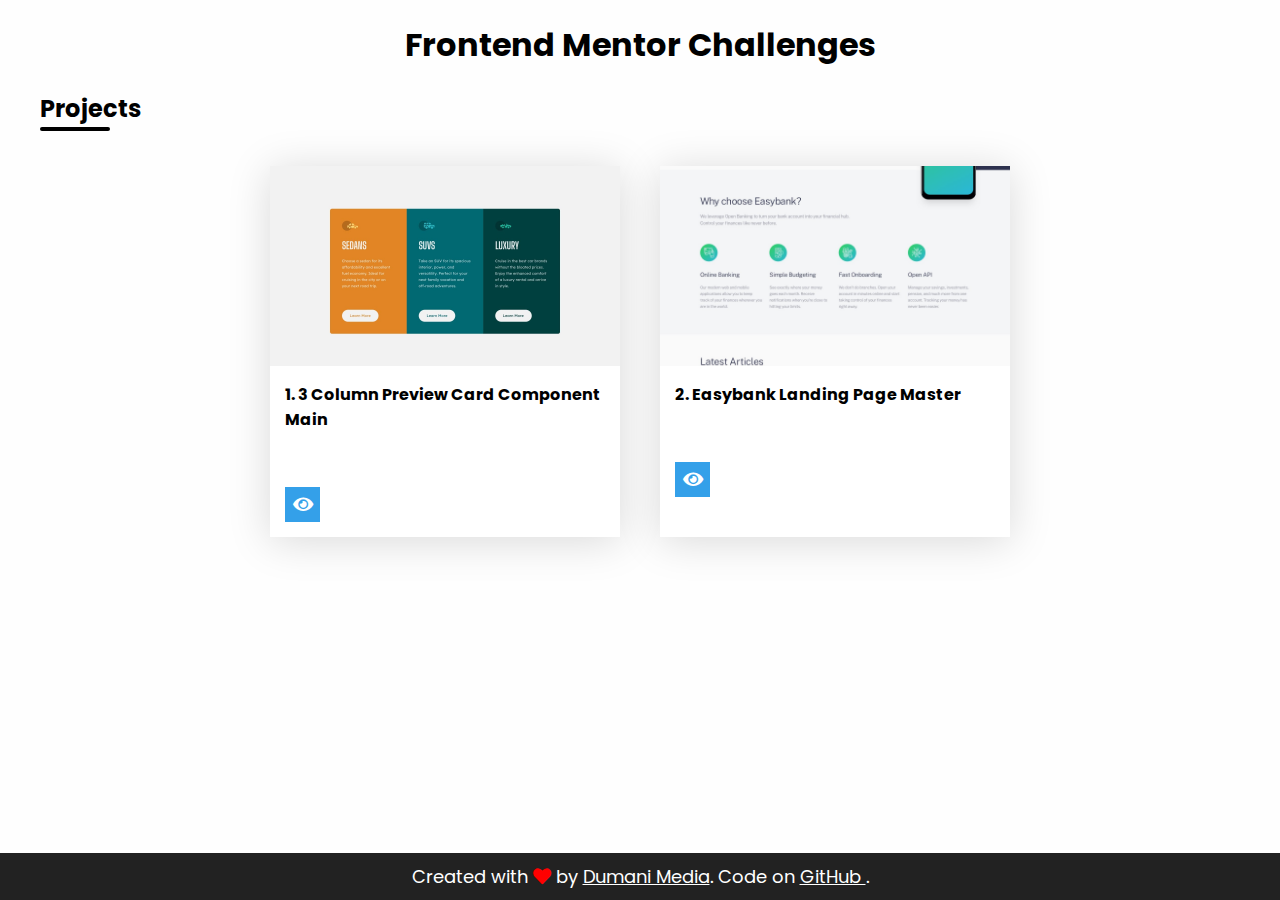
<file: index.html>
<!DOCTYPE html>
<html lang="en">
  <head>
    <meta charset="UTF-8" />
    <meta name="viewport" content="width=device-width, initial-scale=1.0" />
    <title>
      Frontend Mentor Challenges Showcase - My Journey in Frontend Development
    </title>
    <meta
      name="description"
      content="Explore the completed Frontend Mentor challenges coded by Dumani Media. This collection highlights growth in HTML, CSS, and JavaScript through real-world web projects."
    />
    <meta
      name="keywords"
      content="Frontend Mentor Challenges, Dumani Media, Frontend Mentor, HTML, CSS, JavaScript, Projects, HTML5, CSS3, JavaScript, Frontend Mentor Challenge Projects, Frontend Mentor Challenges, Dumani Media"
    />
    <meta
      name="application-name"
      content="Frontend Mentor Challenges Showcase"
    />
    <meta name="author" content="Dumani Media" />
    <link rel="author" href="https://www.instagram.com/dumanimedia" />
    <meta name="category" content="Online Store" />

    <meta
      property="og:title"
      content="Frontend Mentor Challenges Showcase - My Journey in Frontend Development"
    />
    <meta
      property="og:description"
      content="Explore the completed Frontend Mentor challenges coded by Dumani Media. This collection highlights growth in HTML, CSS, and JavaScript through real-world web projects.."
    />
    <meta property="og:image:type" content="image/png" />
    <meta property="og:image:width" content="1200" />
    <meta property="og:image:height" content="630" />
    <meta
      property="og:image"
      content="https://dumanis-frontend-mentor.vercel.app/assets/social-preview.jpg"
    />
    <meta property="og:type" content="website" />
    <meta name="twitter:card" content="summary_large_image" />
    <meta
      name="twitter:title"
      content="Frontend Mentor Challenges Showcase - My Journey in Frontend Development"
    />
    <meta
      name="twitter:description"
      content="Explore the completed Frontend Mentor challenges coded by Dumani Media. This collection highlights growth in HTML, CSS, and JavaScript through real-world web projects.."
    />
    <meta name="twitter:image:type" content="image/png" />
    <meta name="twitter:image:width" content="1200" />
    <meta name="twitter:image:height" content="630" />
    <meta
      name="twitter:image"
      content="https://dumanis-frontend-mentor.vercel.app/assets/social-preview.jpg"
    />
    <meta name="creator" content="Dumani Media" />

    <link
      rel="icon"
      href="./assets/favicon.ico"
      type="image/x-icon"
      sizes="48x48"
    />

    <link
      rel="stylesheet"
      href="https://cdnjs.cloudflare.com/ajax/libs/font-awesome/5.12.1/css/all.min.css"
    />
    <link rel="stylesheet" href="./style.css" />
  </head>
  <body>
    <div class="container">
      <h1>Frontend Mentor Challenges</h1>

      <h2>Projects</h2>
      <ul id="list"></ul>
    </div>

    <footer>
      Created with
      <i class="fas fa-heart"></i>
      by
      <a target="_blank" href="https://dumanimedia.vercel.app">Dumani Media</a>.
      Code on
      <a
        target="_blank"
        href="https://github.com/dumanimedia/frontend-mentor-challenges"
      >
        GitHub </a
      >.
    </footer>
    <script src="./script.js"></script>
  </body>
</html>
</file>
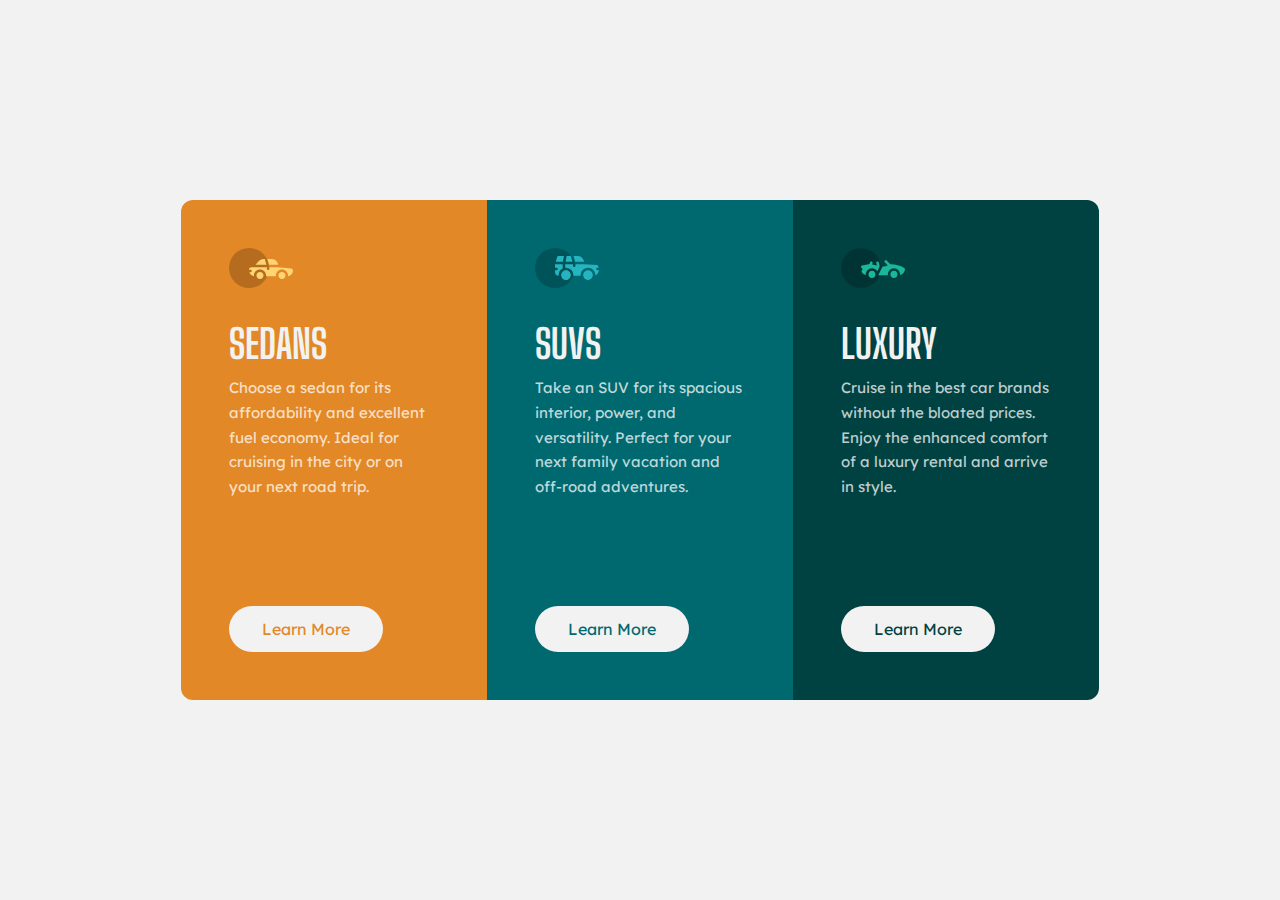
<file: 3-column-preview-card-component-main/index.html>
<!DOCTYPE html>
<html lang="en">
  <head>
    <meta charset="UTF-8" />
    <meta name="viewport" content="width=device-width, initial-scale=1.0" />

    <link
      rel="icon"
      type="image/png"
      sizes="32x32"
      href="./images/favicon-32x32.png"
    />

    <title>3-column preview card component Challenge by Dumani Media</title>

    <link rel="stylesheet" href="./style.css" />
  </head>
  <body>
    <main>
      <section class="car-info sedans-wrapper">
        <div class="car-info__icon">
          <img src="./images/icon-sedans.svg" alt="sedan-cars-icon" />
        </div>
        <div class="car_info__bio">
          <h1>Sedans</h1>
          <p>
            Choose a sedan for its affordability and excellent fuel economy.
            Ideal for cruising in the city or on your next road trip.
          </p>
        </div>
        <div class="car_info__cta">
          <button>Learn More</button>
        </div>
      </section>

      <section class="car-info suvs-wrapper">
        <div class="car-info__icon">
          <img src="./images/icon-suvs.svg" alt="suv-cars-icon" />
        </div>
        <div class="car_info__bio">
          <h1>SUVs</h1>
          <p>
            Take an SUV for its spacious interior, power, and versatility.
            Perfect for your next family vacation and off-road adventures.
          </p>
        </div>
        <div class="car_info__cta">
          <button>Learn More</button>
        </div>
      </section>

      <section class="car-info luxury-wrapper">
        <div class="car-info__icon">
          <img src="./images/icon-luxury.svg" alt="luxury-cars-icon" />
        </div>
        <div class="car_info__bio">
          <h1>Luxury</h1>
          <p>
            Cruise in the best car brands without the bloated prices. Enjoy the
            enhanced comfort of a luxury rental and arrive in style.
          </p>
        </div>
        <div class="car_info__cta">
          <button>Learn More</button>
        </div>
      </section>
    </main>
  </body>
</html>
</file>
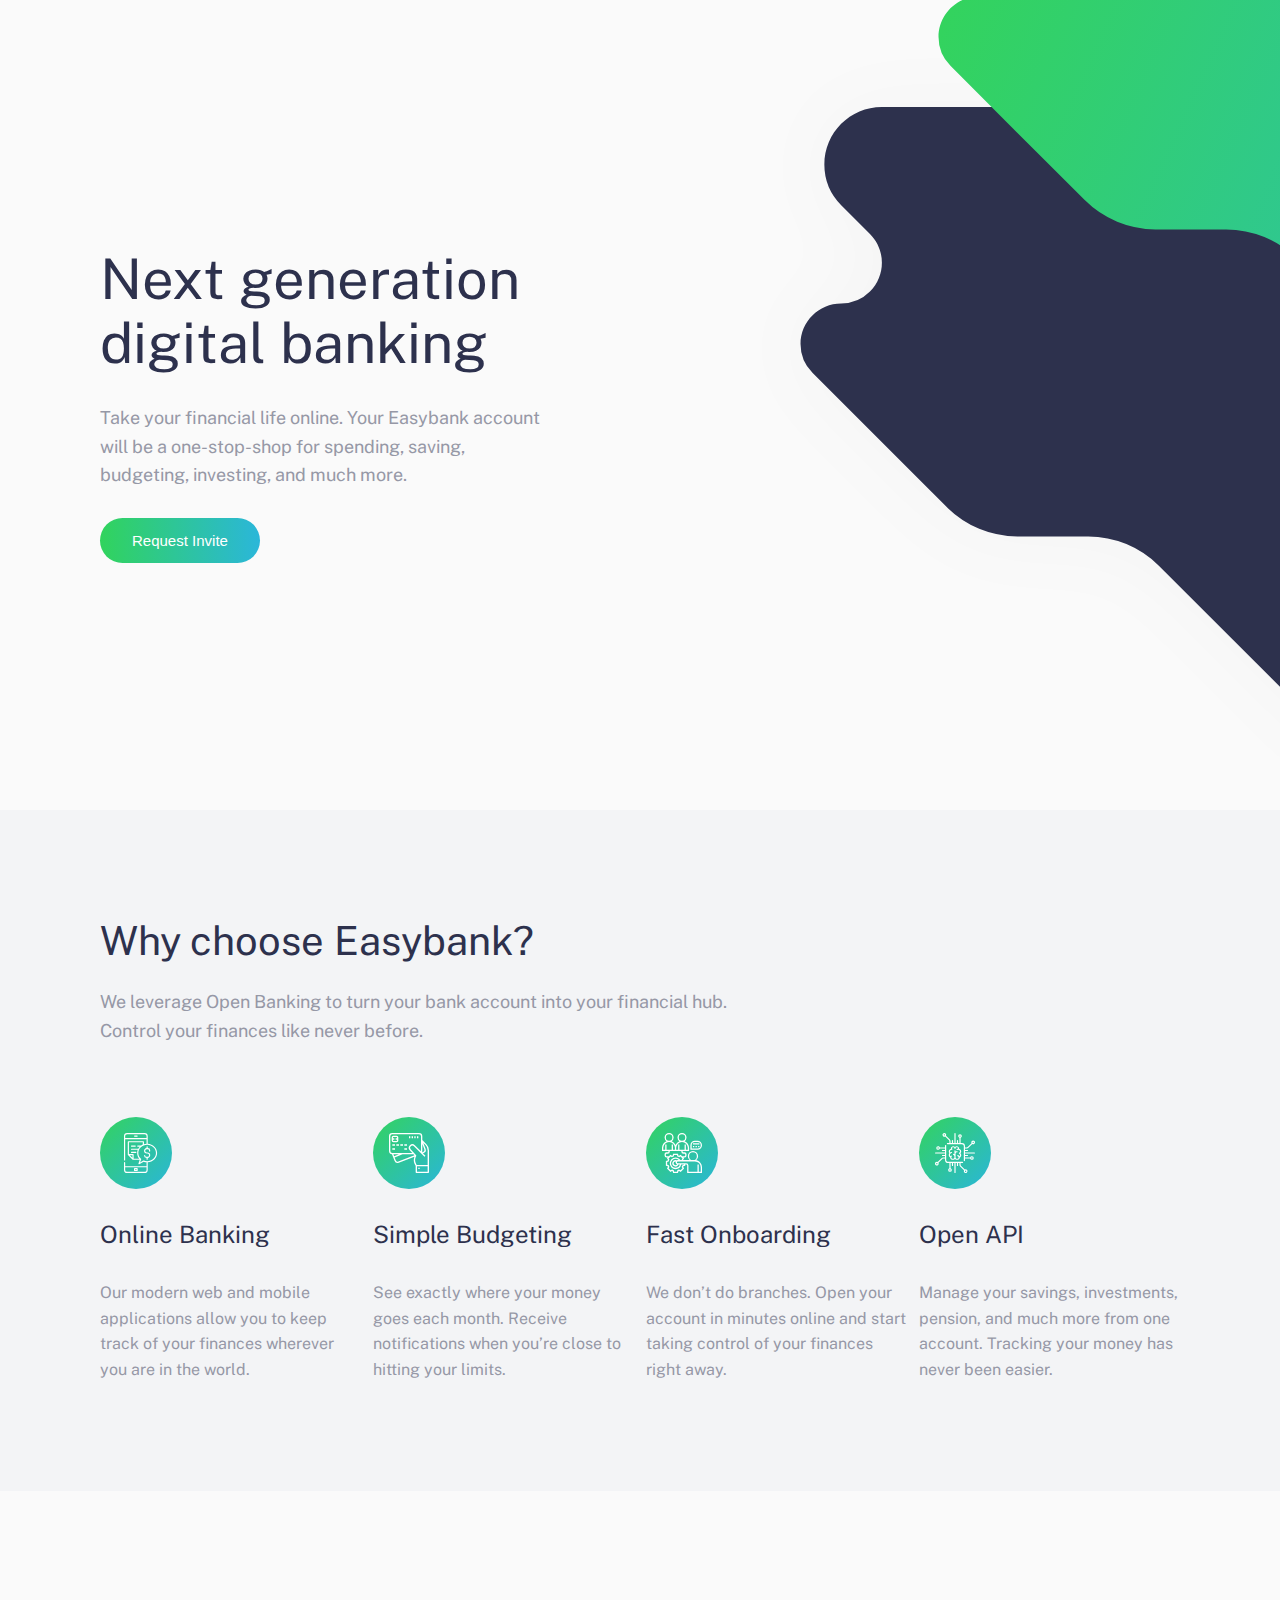
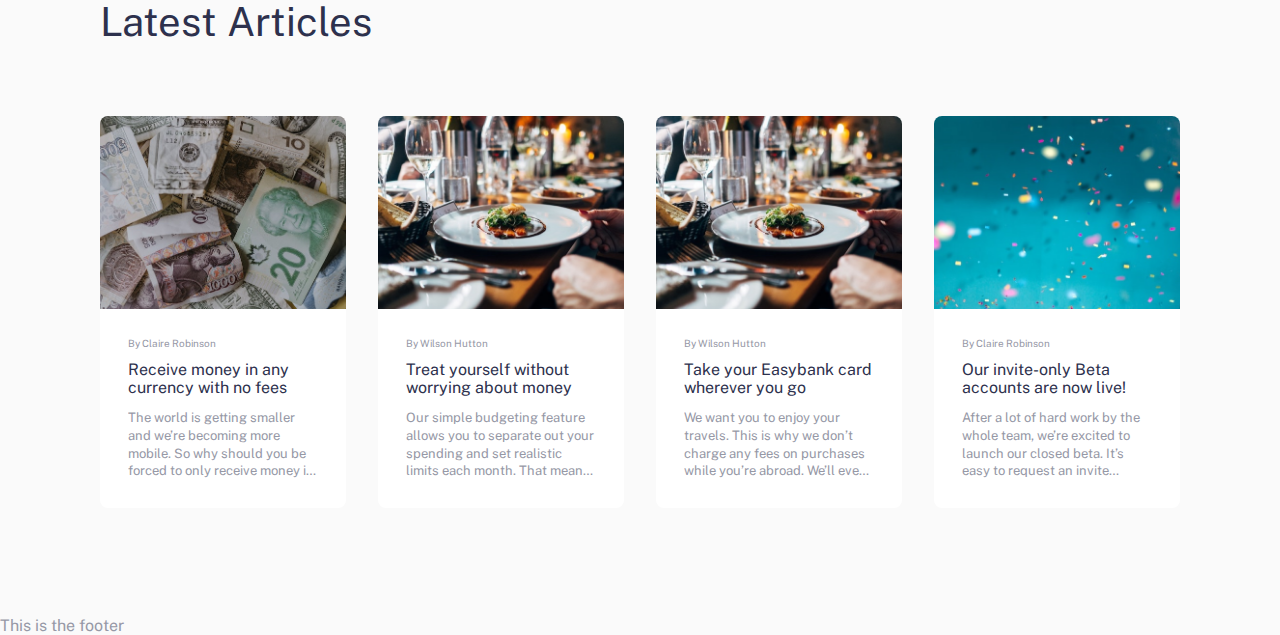
<file: easybank-landing-page-master/index.html>
<!DOCTYPE html>
<html lang="en">
  <head>
    <meta charset="UTF-8" />
    <meta name="viewport" content="width=device-width, initial-scale=1.0" />

    <link
      rel="icon"
      type="image/png"
      sizes="32x32"
      href="./images/favicon-32x32.png"
    />

    <title>Easybank landing page challenge by Dumani Media</title>

    <link rel="stylesheet" href="./style.css" />
  </head>
  <body>
    <!-- <header>This is the header</header> -->

    <main>
      <section id="hero">
        <div class="section-wrapper">
          <div class="hero__content">
            <h1 class="hero__content-title">Next generation digital banking</h1>
            <p class="hero__content-bio">
              Take your financial life online. Your Easybank account will be a
              one-stop-shop for spending, saving, budgeting, investing, and much
              more.
            </p>
            <div class="hero__content-cta">
              <button>Request Invite</button>
            </div>
          </div>
          <div class="hero__images">
            <img
              src="./images/image-mockups.png"
              alt="hero-image-mockup"
              class="hero__images-mockup"
            />
            <img
              src="./images/bg-intro-desktop.svg"
              alt="hero-image-bg"
              class="hero__images-bg"
            />
          </div>
        </div>
      </section>
      <section id="why-choose-us">
        <div class="section-wrapper">
          <div class="why-choose-us__head">
            <h2 class="why-choose-us__head-title">Why choose Easybank?</h2>
            <p class="why-choose-us__head-subtitle">
              We leverage Open Banking to turn your bank account into your
              financial hub. Control your finances like never before.
            </p>
          </div>

          <div class="why-choose-us__choices">
            <div class="online-choice choice">
              <img
                src="./images/icon-budgeting.svg"
                alt="online-banking-icon"
                class="choice__img"
                width="72px"
                height="72px"
                loading="lazy"
              />
              <h3 class="choice__title">Online Banking</h3>
              <p class="choice__bio font-sm">
                Our modern web and mobile applications allow you to keep track
                of your finances wherever you are in the world.
              </p>
            </div>

            <div class="budgeting-choice choice">
              <img
                src="./images/icon-online.svg"
                alt="online-banking-icon"
                class="choice__img"
                width="72px"
                height="72px"
                loading="lazy"
              />
              <h3 class="choice__title">Simple Budgeting</h3>
              <p class="choice__bio font-sm">
                See exactly where your money goes each month. Receive
                notifications when you’re close to hitting your limits.
              </p>
            </div>

            <div class="onboarding-choice choice">
              <img
                src="./images/icon-onboarding.svg"
                alt="online-banking-icon"
                class="choice__img"
                width="72px"
                height="72px"
                loading="lazy"
              />
              <h3 class="choice__title">Fast Onboarding</h3>
              <p class="choice__bio font-sm">
                We don’t do branches. Open your account in minutes online and
                start taking control of your finances right away.
              </p>
            </div>

            <div class="api-choice choice">
              <img
                src="./images/icon-api.svg"
                alt="online-banking-icon"
                class="choice__img"
                width="72px"
                height="72px"
                loading="lazy"
              />
              <h3 class="choice__title">Open API</h3>
              <p class="choice__bio font-sm">
                Manage your savings, investments, pension, and much more from
                one account. Tracking your money has never been easier.
              </p>
            </div>
          </div>
        </div>
      </section>

      <section id="latest-articles">
        <div class="section-wrapper">
          <div class="latest-articles__head">
            <h2 class="latest-articles__head-title">Latest Articles</h2>
          </div>

          <div class="latest-articles__container">
            <article class="article">
              <img
                src="./images/image-currency.jpg"
                alt="image-currency"
                class="article__img"
                loading="lazy"
              />
              <div class="article__content">
                <div class="article__content-subtitle">By Claire Robinson</div>
                <h4 class="article__content-title">
                  Receive money in any currency with no fees
                </h4>
                <p class="article__content-bio">
                  The world is getting smaller and we’re becoming more mobile.
                  So why should you be forced to only receive money in a single
                </p>
              </div>
            </article>

            <article class="article">
              <img
                src="./images/image-restaurant.jpg"
                alt="image-restaurant"
                class="article__img"
                loading="lazy"
              />
              <div class="article__content">
                <div class="article__content-subtitle">By Wilson Hutton</div>
                <h4 class="article__content-title">
                  Treat yourself without worrying about money
                </h4>
                <p class="article__content-bio">
                  Our simple budgeting feature allows you to separate out your
                  spending and set realistic limits each month. That means you
                </p>
              </div>
            </article>

            <article class="article">
              <img
                src="./images/image-restaurant.jpg"
                alt="image-restaurant"
                class="article__img"
                loading="lazy"
              />
              <div class="article__content">
                <div class="article__content-subtitle">By Wilson Hutton</div>
                <h4 class="article__content-title">
                  Take your Easybank card wherever you go
                </h4>
                <p class="article__content-bio">
                  We want you to enjoy your travels. This is why we don’t charge
                  any fees on purchases while you’re abroad. We’ll even show you
                </p>
              </div>
            </article>

            <article class="article">
              <img
                src="./images/image-confetti.jpg"
                alt="image-confetti"
                class="article__img"
                loading="lazy"
              />
              <div class="article__content">
                <div class="article__content-subtitle">By Claire Robinson</div>
                <h4 class="article__content-title">
                  Our invite-only Beta accounts are now live!
                </h4>
                <p class="article__content-bio">
                  After a lot of hard work by the whole team, we’re excited to
                  launch our closed beta. It’s easy to request an invite through
                  the site
                </p>
              </div>
            </article>
          </div>
        </div>
      </section>
    </main>

    <footer>This is the footer</footer>
    <!-- Home About Contact Blog Careers Request Invite Next generation digital
    banking Take your financial life online. Your Easybank account will be a
    one-stop-shop for spending, saving, budgeting, investing, and much more.
    Request Invite Why choose Easybank? We leverage Open Banking to turn your
    bank account into your financial hub. Control your finances like never
    before. Online Banking Our modern web and mobile applications allow you to
    keep track of your finances wherever you are in the world. Simple Budgeting
    See exactly where your money goes each month. Receive notifications when
    you’re close to hitting your limits. Fast Onboarding We don’t do branches.
    Open your account in minutes online and start taking control of your
    finances right away. Open API Manage your savings, investments, pension, and
    much more from one account. Tracking your money has never been easier.
    Latest Articles By Claire Robinson Receive money in any currency with no
    fees The world is getting smaller and we’re becoming more mobile. So why
    should you be forced to only receive money in a single … By Wilson Hutton
    Treat yourself without worrying about money Our simple budgeting feature
    allows you to separate out your spending and set realistic limits each
    month. That means you … By Wilson Hutton Take your Easybank card wherever
    you go We want you to enjoy your travels. This is why we don’t charge any
    fees on purchases while you’re abroad. We’ll even show you … By Claire
    Robinson Our invite-only Beta accounts are now live! After a lot of hard
    work by the whole team, we’re excited to launch our closed beta. It’s easy
    to request an invite through the site ... About Us Contact Blog Careers
    Support Privacy Policy Request Invite © Easybank. All Rights Reserved -->
  </body>
</html>
</file>
<file: style.css>
@import url("https://fonts.googleapis.com/css?family=Poppins:300,500&display=swap");

:root {
  --primary-color: #6de87c;
  --secondary-color: #7c6de8;
  --background-color: #001f3d;
  --foreground-color: #f7f7f7;
  --card-color: #061837;
}

* {
  box-sizing: border-box;
}

body {
  background: #fefefe;
  font-family: "Poppins", sans-serif;
  margin-bottom: 50px;
}

.container {
  width: 1200px;
  margin: auto;
  max-width: 100%;
}

h1 {
  text-align: center;
}

h2 {
  position: relative;
}

h2::after {
  content: "";
  background-color: #000;
  border-radius: 10px;
  position: absolute;
  bottom: -5px;
  left: 0;
  height: 4px;
  width: 70px;
}

ul {
  display: flex;
  flex-wrap: wrap;
  justify-content: center;
  list-style-type: none;
  padding: 0;
}

ul li {
  background-color: #fff;
  box-shadow: 0px 4px 40px 0px rgba(0, 0, 0, 0.15);
  margin: 20px;
  width: 350px;
}

ul li a {
  color: #000;
  text-decoration: none;
}

ul li img {
  display: block;
  object-fit: cover;
  margin-bottom: 15px;
  transition: transform 0.3s ease;
  height: 200px;
  width: 350px;
}

ul li p {
  font-weight: bold;
  padding: 0 15px;
}

.links-container {
  padding: 15px;
  margin-top: 40px;
}

.links-container a {
  color: #fff;
  display: inline-flex;
  align-items: center;
  justify-content: center;
  font-size: 18px;
  text-decoration: none;
  margin-right: 5px;
  height: 35px;
  width: 35px;
  transition: transform 0.3s ease;
}

.links-container a.blue {
  background-color: #34a0e9;
}

.links-container a.youtube {
  background-color: #ea0000;
}

.links-container a:hover {
  transform: scale(1.2);
}

footer {
  background-color: #222;
  color: #fff;
  font-size: 18px;
  position: fixed;
  bottom: 0;
  left: 0;
  padding: 10px;
  width: 100%;
  text-align: center;
}

footer a {
  color: #fff;
}

footer i {
  color: red;
}
</file>
<file: 3-column-preview-card-component-main/style.css>
@import url("https://fonts.googleapis.com/css2?family=Big+Shoulders+Display:wght@700&family=Lexend+Deca&display=swap");

:root {
  --lighter-color: hsl(0, 0%, 95%);
  --orange-color: hsl(31, 77%, 52%);
  --cyan-color: hsl(184, 100%, 22%);
  --dark-cyan-color: hsl(179, 100%, 13%);
  --light-color: hsla(0, 0%, 100%, 0.75);
}

* {
  margin: 0;
  padding: 0;
  box-sizing: border-box;
}
body {
  display: flex;
  min-height: 100vh;
  font-weight: normal;
  align-items: center;
  justify-content: center;
  color: var(--light-color);
  background: var(--lighter-color);
  font-family: "Lexend Deca", sans-serif;
}

h1 {
  font-size: 40px;
  font-weight: bold;
  text-transform: uppercase;
  color: var(--lighter-color);
  font-family: "Big Shoulders Display", sans-serif;
}
p {
  font-size: 15px;
  line-height: 165%;
}
button {
  border: none;
  outline: none;
  font: inherit;
  cursor: pointer;
  padding-block: 12px;
  padding-inline: 32px;
  border-radius: 100vw;
  border: 1px solid transparent;
  background: var(--lighter-color);
  transition: all 0.3s ease-in-out;
}

main {
  display: flex;
  position: relative;
  align-items: center;
  padding: 88px 24px;
  justify-content: center;
}

.car-info {
  gap: 36px;
  width: 100%;
  padding: 48px;
  display: flex;
  position: relative;
  flex-direction: column;
}
.car_info__cta button:hover {
  color: var(--lighter-color);
  background-color: transparent;
  border-color: var(--lighter-color);
}
.car_info__bio {
  gap: 8px;
  display: flex;
  position: relative;
  flex-direction: column;
}
.sedans-wrapper {
  background: var(--orange-color);
}
.suvs-wrapper {
  background: var(--cyan-color);
}
.luxury-wrapper {
  background: var(--dark-cyan-color);
}
.sedans-wrapper button {
  color: var(--orange-color);
}
.suvs-wrapper button {
  color: var(--cyan-color);
}
.luxury-wrapper button {
  color: var(--dark-cyan-color);
}

@media (max-width: 960px) {
  main {
    width: 100%;
    flex-direction: column;
  }
  .sedans-wrapper {
    border-top-left-radius: 12px;
    border-top-right-radius: 12px;
  }
  .luxury-wrapper {
    border-bottom-left-radius: 12px;
    border-bottom-right-radius: 12px;
  }
}
@media (min-width: 576px) {
  .car-info {
    gap: 28px;
    max-width: 306px;
  }
}

@media (min-width: 960px) {
  .car-info {
    min-height: 500px;
  }
  .sedans-wrapper {
    border-top-left-radius: 12px;
    border-bottom-left-radius: 12px;
  }
  .luxury-wrapper {
    border-top-right-radius: 12px;
    border-bottom-right-radius: 12px;
  }
  .car_info__cta {
    bottom: 48px;
    position: absolute;
  }
}
</file>
<file: easybank-landing-page-master/style.css>
@import url("https://fonts.googleapis.com/css2?family=Public+Sans:wght@300;400;700&display=swap");

:root {
  --white-color: hsl(0, 0%, 100%);
  --dark-blue-color: hsl(233, 26%, 24%);
  --lime-green-color: hsl(136, 65%, 51%);
  --bright-cyan-color: hsl(192, 70%, 51%);
  --grayish-blue-color: hsl(233, 8%, 62%);
  --very-light-gray-color: hsl(0, 0%, 98%);
  --light-grayish-blue-color: hsl(220, 16%, 96%);
  --lime-cyan-gradient: linear-gradient(
    90deg,
    var(--lime-green-color) 0%,
    var(--bright-cyan-color) 100%
  );

  --font-family: "Public Sans", sans-serif;
}

* {
  margin: 0;
  padding: 0;
  box-sizing: border-box;
  scroll-behavior: smooth;
}

body {
  font-weight: 400;
  font-family: var(--font-family);
  color: var(--grayish-blue-color);
  background-color: var(--very-light-gray-color);
}

h1,
h2,
h3,
h4 {
  line-height: 115%;
  font-weight: 400;
  letter-spacing: -2%;
  color: var(--dark-blue-color);
}
h1 {
  font-size: 56px;
}
h2 {
  font-size: 40px;
}
h3 {
  font-size: 24px;
}
h4 {
  font-size: 16px;
}

p {
  font-size: 18px;
  line-height: 160%;
  letter-spacing: -2%;
}
p.font-sm {
  font-size: 16px;
}
p.font-xs {
  font-size: 13px;
}
img {
  max-width: 100%;
}
button {
  border: none;
  outline: none;
  font-size: 15px;
  cursor: pointer;
  padding: 14px 32px;
  border-radius: 100vw;
  color: var(--white-color);
  transition: all 0.3s ease-in-out;
  background: var(--lime-cyan-gradient);
}
button:hover {
  filter: brightness(1.2);
}

.section-wrapper {
  gap: 71px;
  display: flex;
  max-width: 1112px;
  margin-inline: auto;
  padding-block: 108px;
  padding-inline: 16px;
  flex-direction: column;
}

#hero {
  display: flex;
  min-height: 90vh;
  position: relative;
  align-items: center;
  /* overflow-x: hidden; */
}
#hero .section-wrapper {
  width: 100%;
  display: flex;
  padding-block: 0px;
  justify-content: space-between;
  flex-direction: row;
}

.hero__content {
  padding-block: 108px;
  gap: 28px;
  display: flex;
  max-width: 456px;
  flex-direction: column;
  align-items: flex-start;
}

.hero__images {
  /* position: relative; */
  position: absolute;
  width: 100%;
  top: 0;
  left: 456px;
  /* background: rgba(207, 180, 180, 0.643); */
}
.hero__images-mockup {
  display: none;
}
.hero__images .hero__images-bg {
  /* width: 1024px; */
  height: 120%;
  width: auto;
  height: auto;
  position: absolute;
  top: 0;
  right: 0;
  top: -200px;
  left: 272px;
}

#why-choose-us {
  background: var(--light-grayish-blue-color);
}
.why-choose-us__head {
  gap: 24px;
  width: 100%;
  display: flex;
  max-width: 640px;
  flex-direction: column;
}
.why-choose-us__choices {
  gap: 12px;
  display: flex;
  justify-content: space-between;
}
.choice {
  gap: 32px;
  width: 100%;
  display: flex;
  max-width: 280px;
  flex-direction: column;
}

.latest-articles__container {
  gap: 32px;
  display: flex;
  justify-content: space-between;
}
.article {
  width: 100%;
  border-radius: 8px;
  overflow: hidden;
  position: relative;
  display: flex;
  flex-direction: column;
  background: var(--white-color);
}
.article__content {
  gap: 12px;
  padding: 28px;
  display: flex;
  padding: 28px;
  flex-direction: column;
}
.article__img {
  aspect-ratio: 51/40;
  object-fit: cover;
}
.article__content-subtitle {
  font-size: 10px;
}
.article__content-title {
  cursor: pointer;
  transition: all 0.3s ease-in-out;
}
.article__content-title:hover {
  color: var(--lime-green-color);
}
.article__content-bio {
  font-size: 13px;
  line-height: 136%;
  display: -webkit-box;
  -webkit-line-clamp: 4;
  -webkit-box-orient: vertical;
  overflow: hidden;
}

@media (max-width: 1024px) {
  h1 {
    font-size: 40px;
  }
  h2 {
    font-size: 36px;
  }
  h3 {
    font-size: 20px;
  }
  p {
    font-size: 15px;
  }
  .choice {
    gap: 24px;
  }
  .why-choose-us__choices {
    flex-wrap: wrap;
  }
  .latest-articles__container {
    flex-wrap: wrap;
  }
  .article {
    max-width: 260px;
  }
}

@media (max-width: 640px) {
  #why-choose-us {
    text-align: center;
  }
  .section-wrapper {
    gap: 36px;
    padding-block: 64px;
    padding-inline: 24px;
  }
  .hero__content {
    gap: 20px;
    text-align: center;
    align-items: center;
  }
  .choice {
    justify-content: center;
    align-items: center;
    max-width: 100%;
  }
  .latest-articles__container {
    justify-content: center;
  }
  .article {
    max-width: 480px;
  }
  .article__content-bio {
    -webkit-line-clamp: 3;
  }
}
</file>
